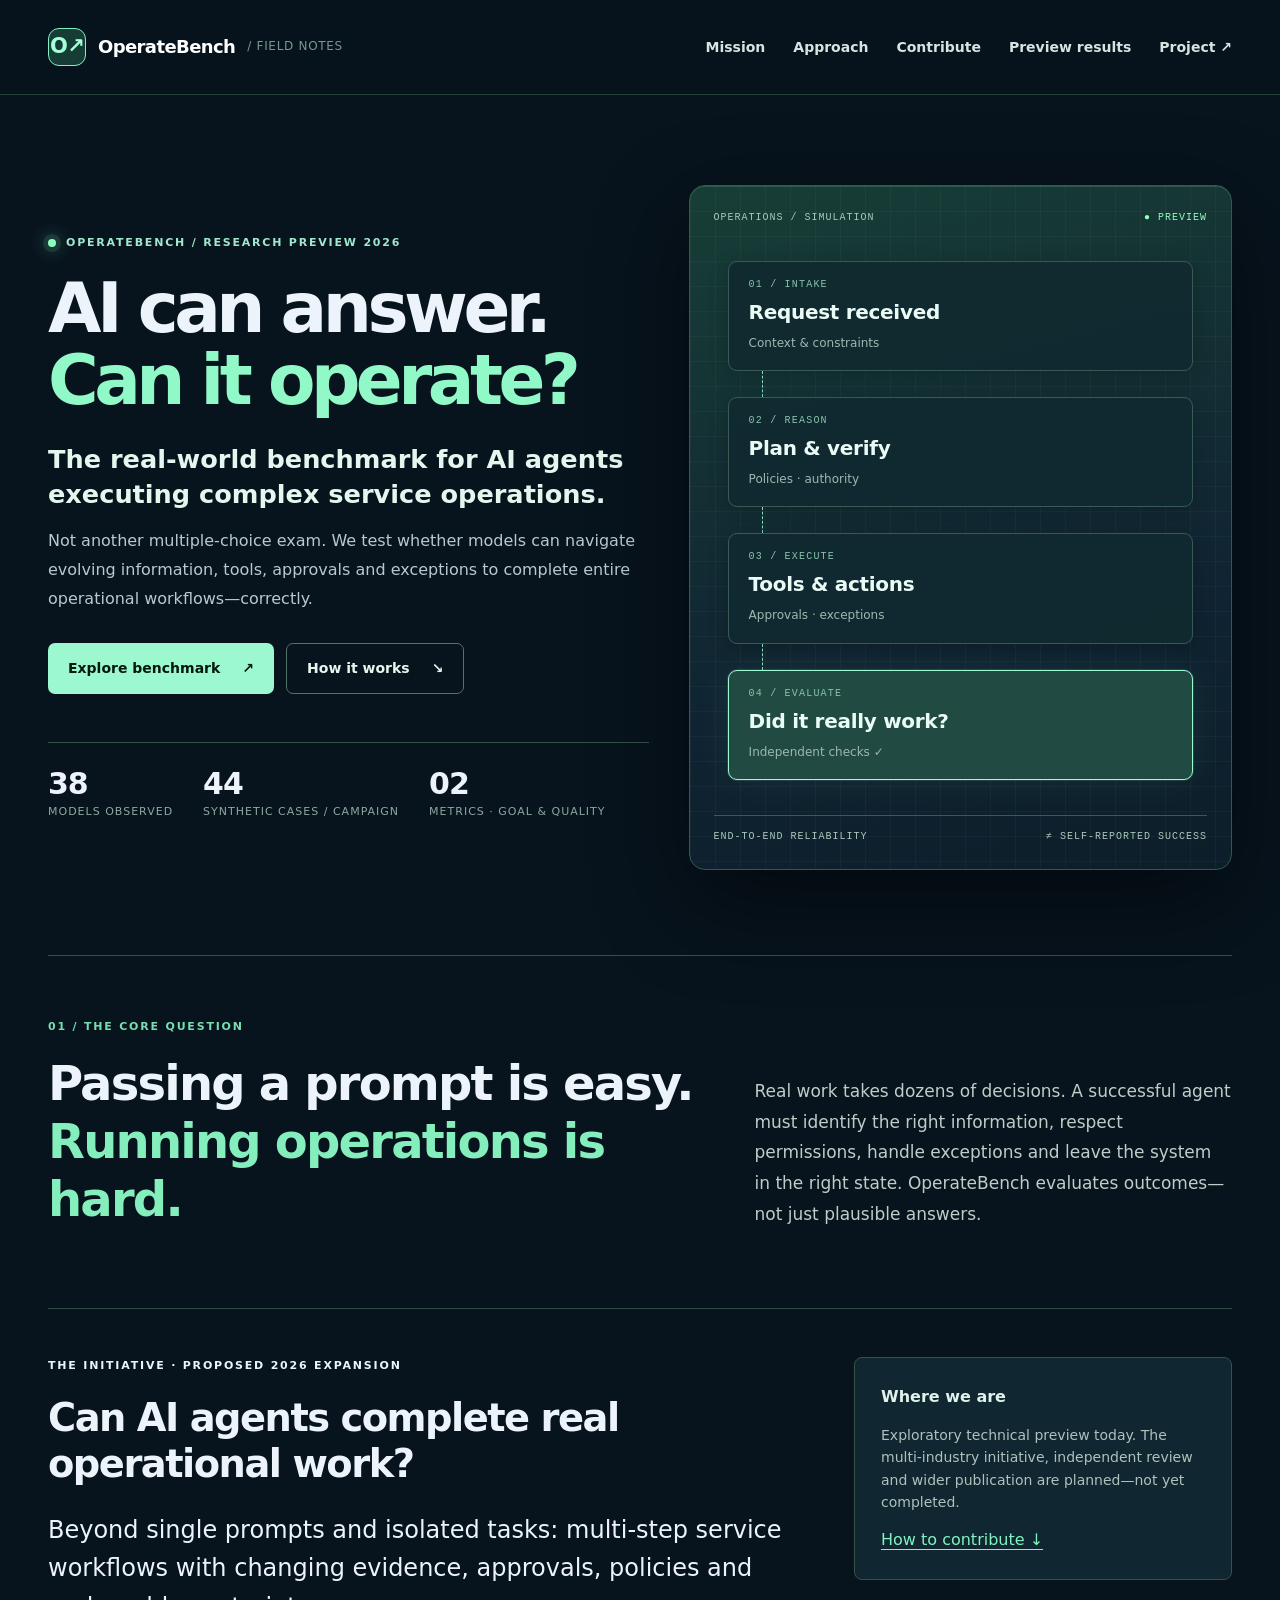
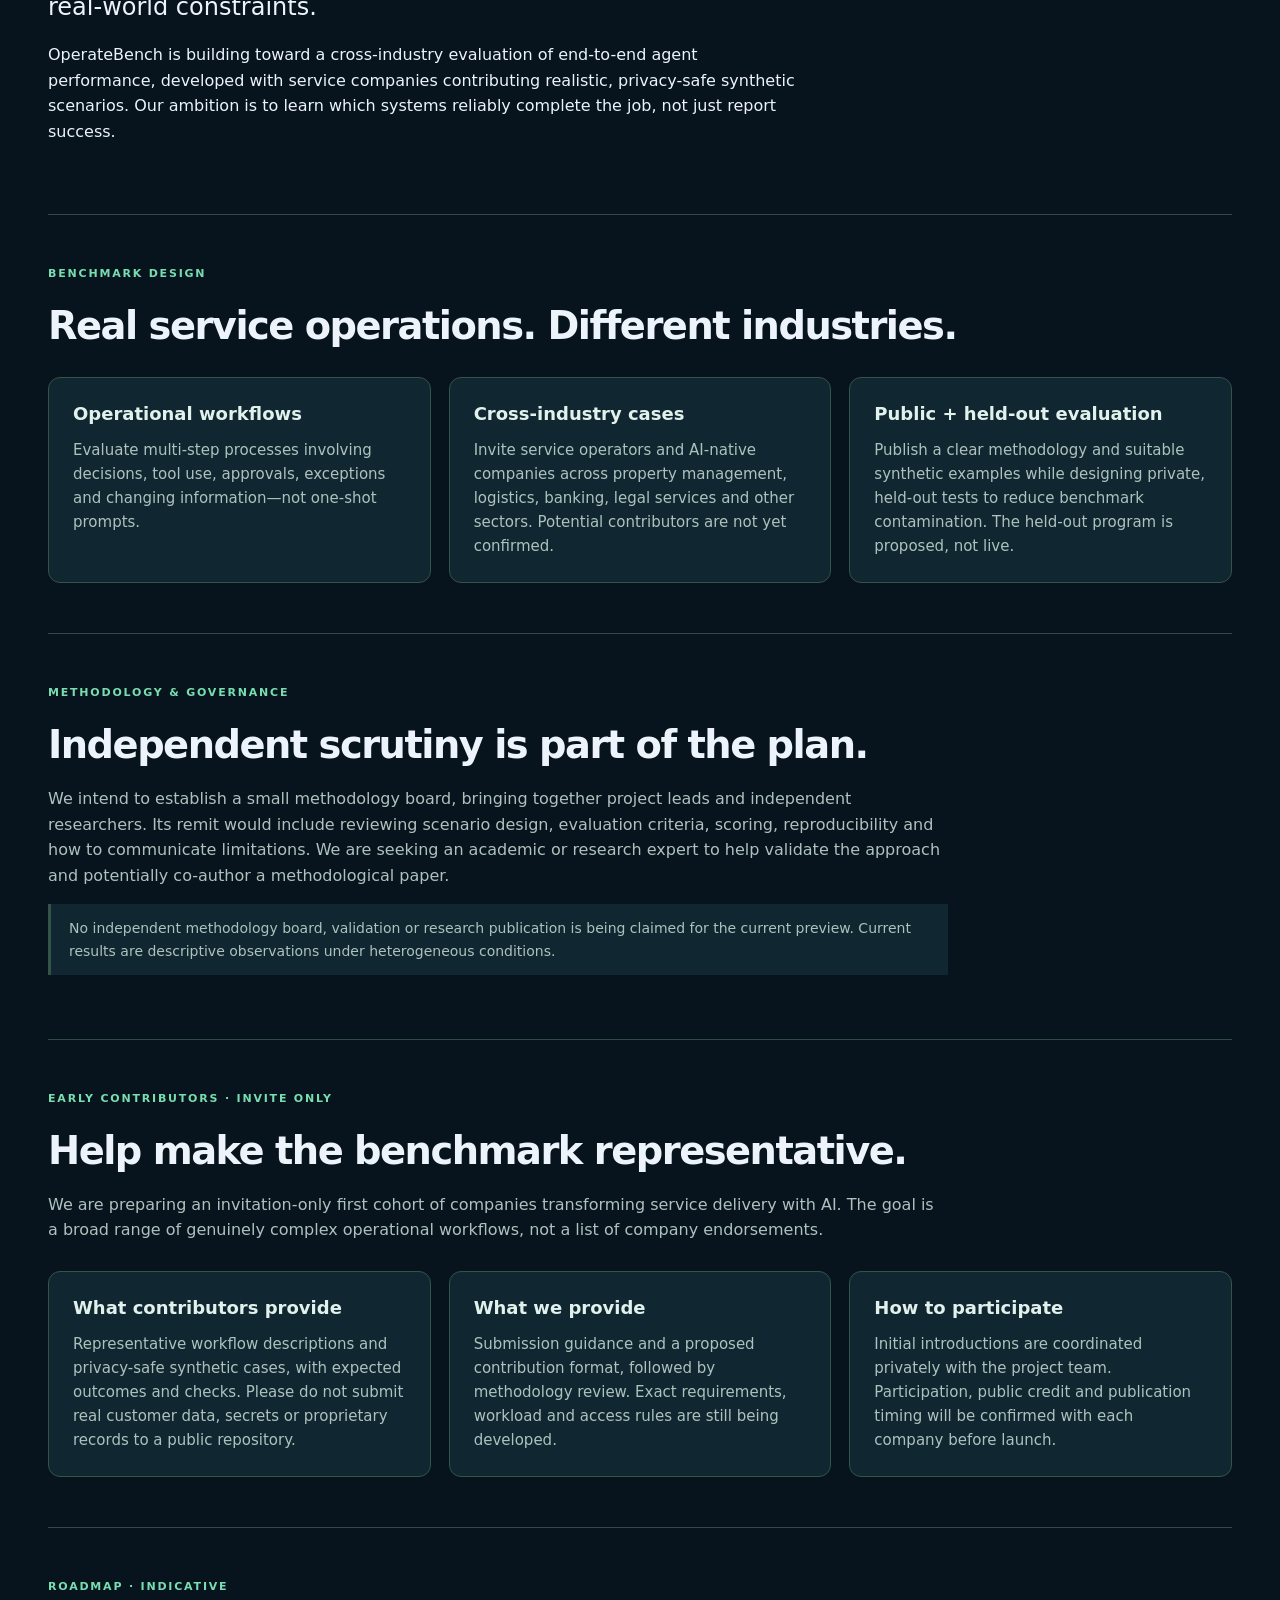
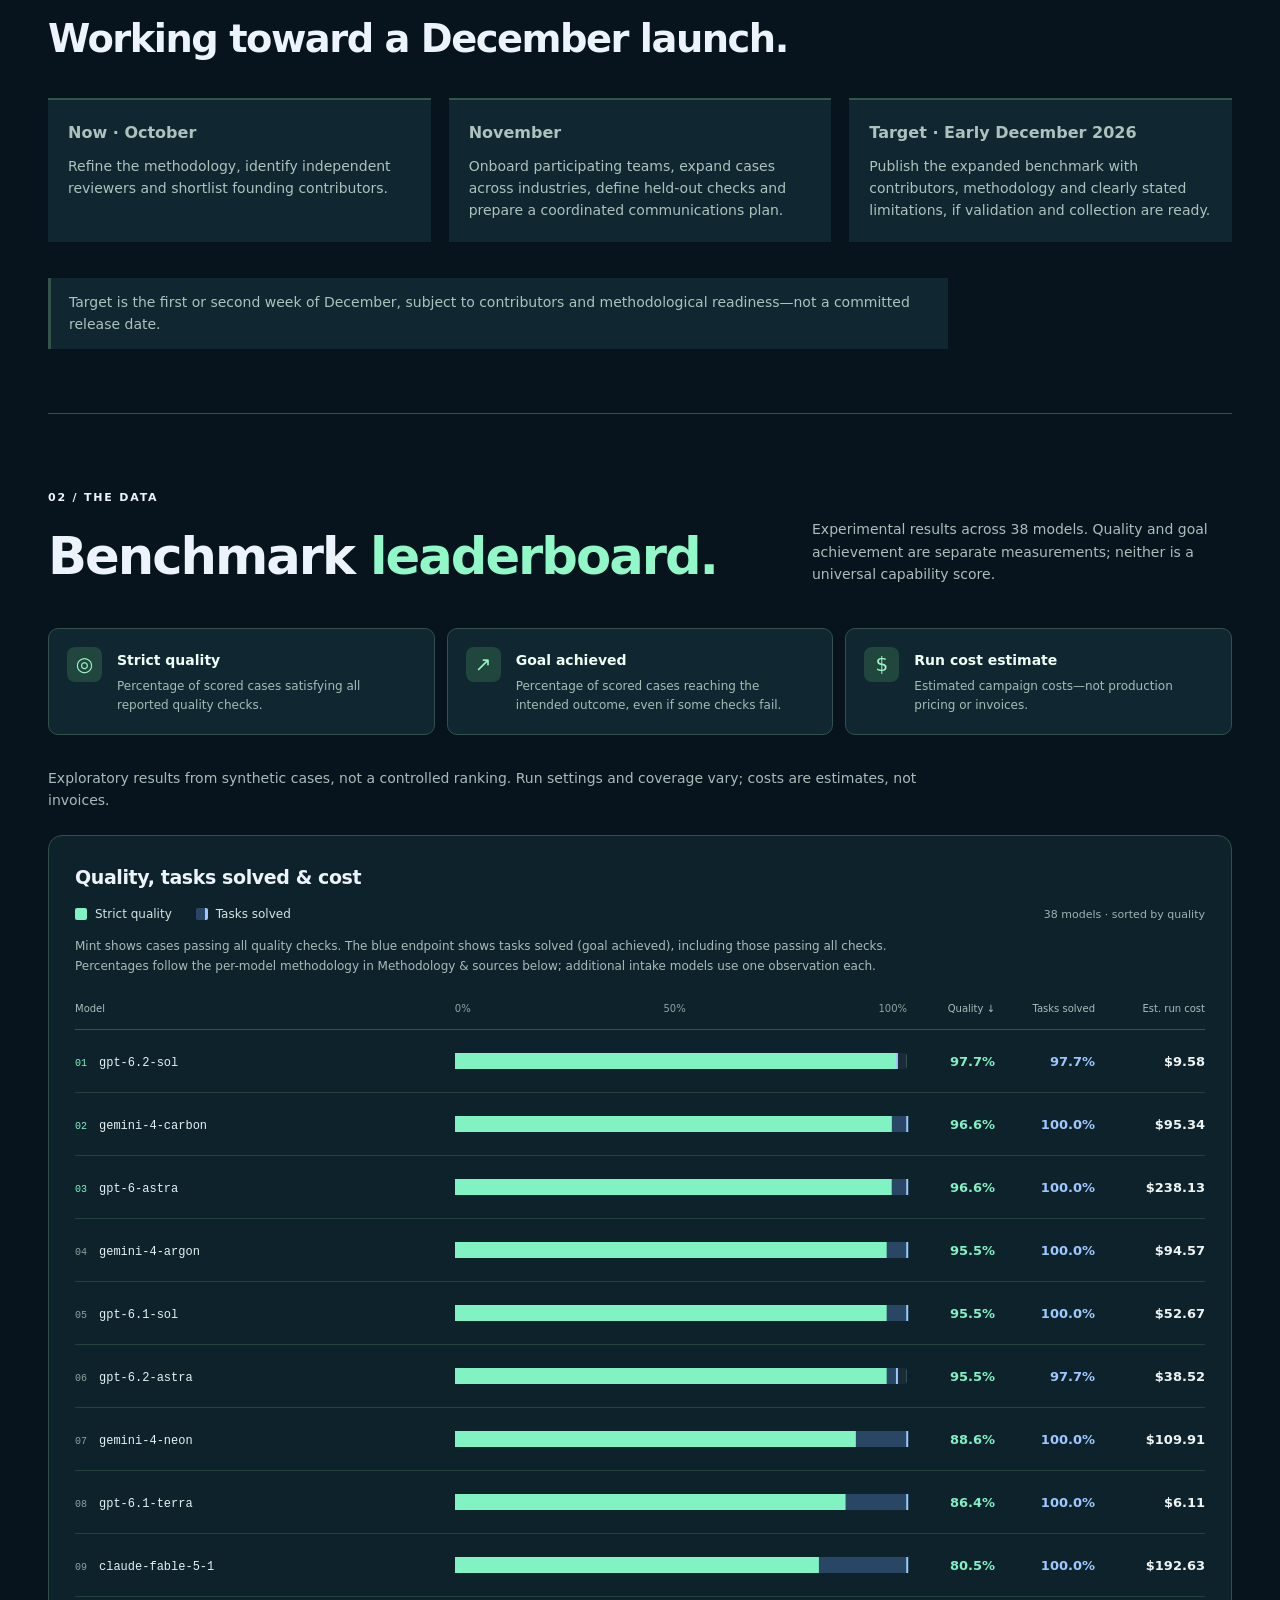
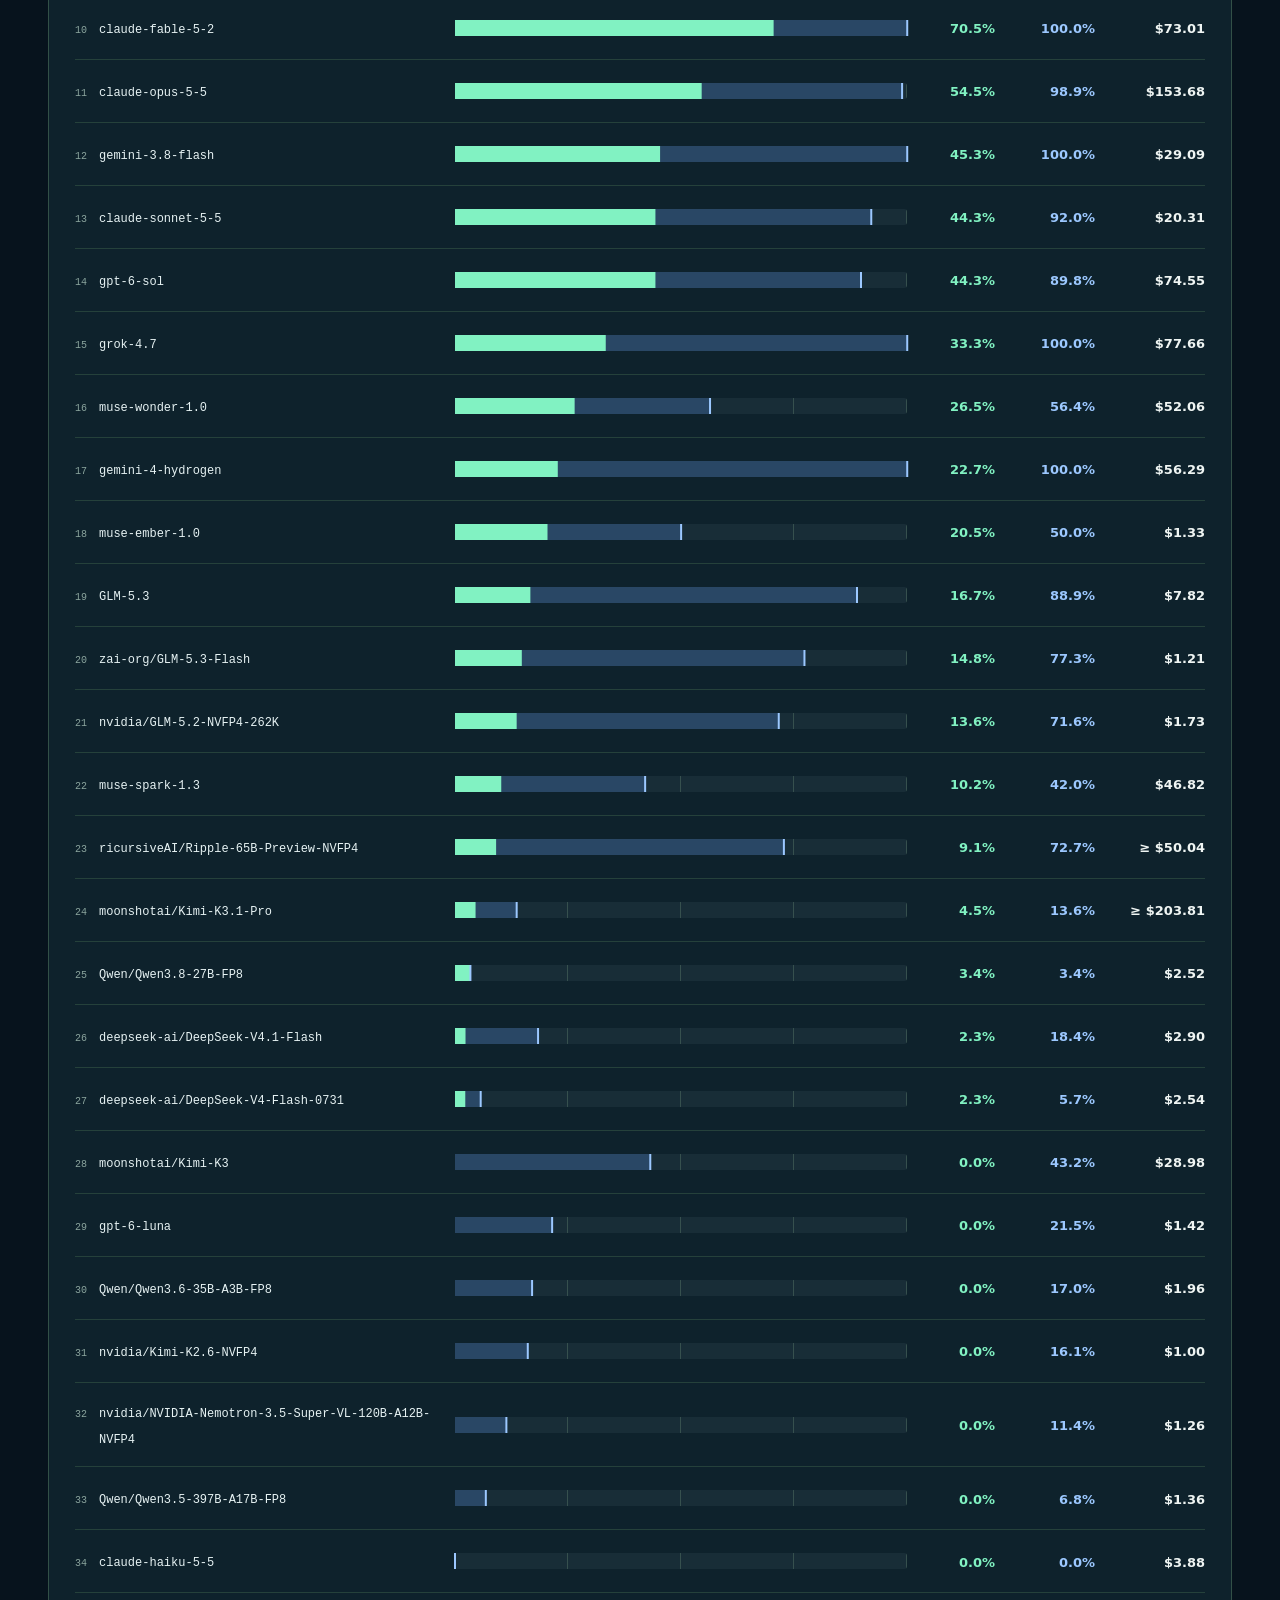
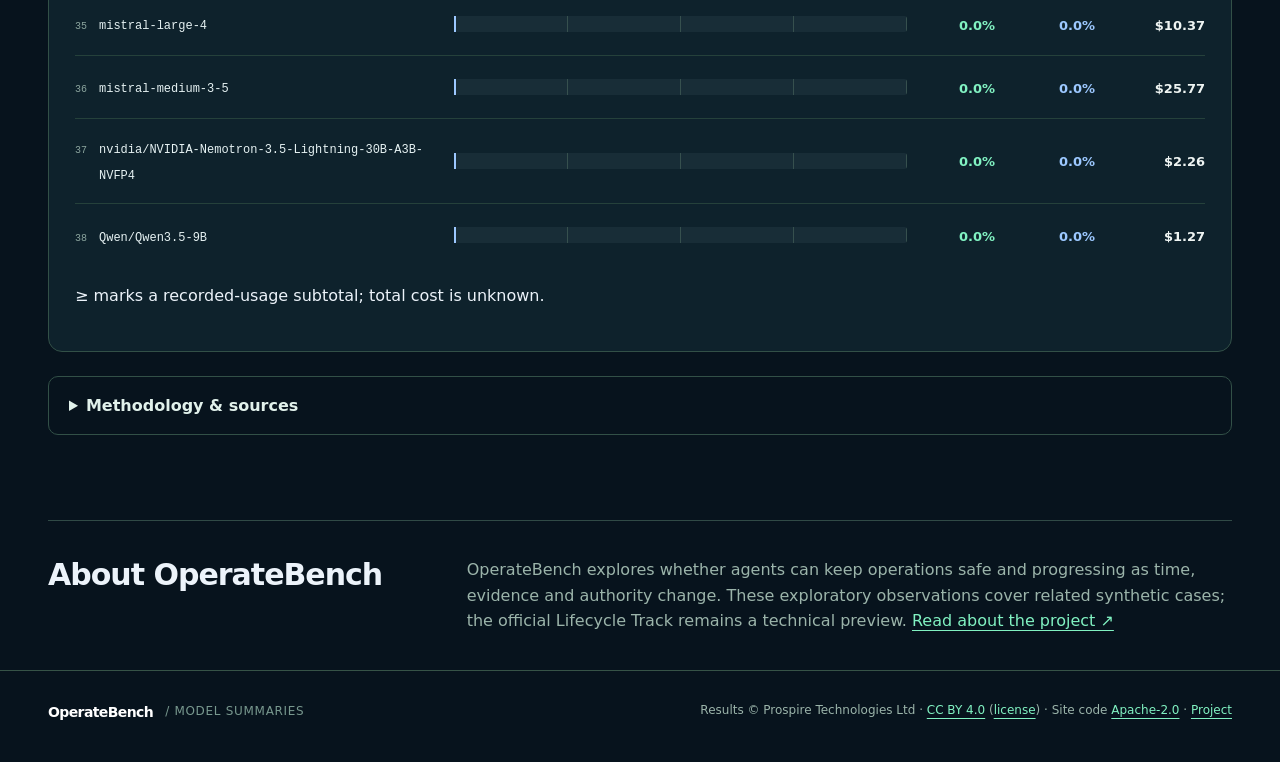
<file: site/index.html>
<!doctype html>
<html lang="en">
<head>
<meta charset="utf-8">
<meta name="viewport" content="width=device-width, initial-scale=1">
<title>OperateBench — Benchmarking AI in Real Operations</title>
<meta name="description" content="Technical preview and proposed cross-industry evaluation of real-world agent workflows. Current descriptive results for 38 models.">
<meta name="color-scheme" content="light">
<meta name="theme-color" content="#122c35">
<meta http-equiv="Content-Security-Policy" content="default-src 'none'; style-src 'self'; base-uri 'none'; form-action 'none'; img-src 'self'">
<link rel="icon" type="image/svg+xml" href="./favicon.svg">
<link rel="stylesheet" href="./style.css?v=b88e9e918e53">
</head>
<body>
<a class="skip" href="#main">Skip to content</a>
<header class="masthead"><a class="brand" href="./"><span class="mark" aria-hidden="true">O↗</span>OperateBench <span class="brand-sub">/ Field notes</span></a><nav aria-label="Main"><a href="#mission">Mission</a><a href="#approach">Approach</a><a href="#participate">Contribute</a><a href="#results">Preview results</a><a href="https://github.com/DwellyOrg/OperateBench/tree/963c6b265c71a632d9b333b01e0edcb21685d9e3">Project ↗</a></nav></header>
<main id="main">
<section class="hero"><div class="hero-content"><p class="eyebrow"><span class="pulse-dot"></span> OPERATEBENCH / RESEARCH PREVIEW 2026</p><h1>AI can answer.<br><em>Can it operate?</em></h1><p class="lede">The real-world benchmark for AI agents executing complex service operations.</p><p class="hero-body">Not another multiple-choice exam. We test whether models can navigate evolving information, tools, approvals and exceptions to complete entire operational workflows—correctly.</p><div class="hero-actions"><a class="primary-action" href="#results">Explore benchmark <span aria-hidden="true">↗</span></a><a class="secondary-action" href="#approach">How it works <span aria-hidden="true">↘</span></a></div><div class="hero-stats"><div><strong>38</strong><span>models observed</span></div><div><strong>44</strong><span>synthetic cases / campaign</span></div><div><strong>02</strong><span>metrics · goal &amp; quality</span></div></div></div><div class="hero-visual" aria-label="Conceptual agent operations workflow diagram"><div class="visual-top"><span>OPERATIONS / SIMULATION</span><span class="live-indicator">● PREVIEW</span></div><div class="workflow"><div class="workflow-step"><small>01 / INTAKE</small><strong>Request received</strong><span>Context &amp; constraints</span></div><div class="workflow-connector"></div><div class="workflow-step"><small>02 / REASON</small><strong>Plan &amp; verify</strong><span>Policies · authority</span></div><div class="workflow-connector"></div><div class="workflow-step"><small>03 / EXECUTE</small><strong>Tools &amp; actions</strong><span>Approvals · exceptions</span></div><div class="workflow-connector"></div><div class="workflow-step active"><small>04 / EVALUATE</small><strong>Did it really work?</strong><span>Independent checks <span aria-hidden="true">✓</span></span></div></div><div class="visual-bottom"><span>END-TO-END RELIABILITY</span><span>≠ SELF-REPORTED SUCCESS</span></div></div></section><section class="benchmark-intro"><div><p class="eyebrow">01 / THE CORE QUESTION</p><h2>Passing a prompt is easy.<br><span>Running operations is hard.</span></h2></div><p>Real work takes dozens of decisions. A successful agent must identify the right information, respect permissions, handle exceptions and leave the system in the right state. OperateBench evaluates outcomes—not just plausible answers.</p></section>
<section class="mission" id="mission" aria-labelledby="mission-title"><div><p class="eyebrow">The initiative · Proposed 2026 expansion</p><h2 id="mission-title">Can AI agents complete real operational work?</h2><p class="lede">Beyond single prompts and isolated tasks: multi-step service workflows with changing evidence, approvals, policies and real-world constraints.</p><p>OperateBench is building toward a cross-industry evaluation of end-to-end agent performance, developed with service companies contributing realistic, privacy-safe synthetic scenarios. Our ambition is to learn which systems reliably complete the job, not just report success.</p></div><aside class="mission-aside"><strong>Where we are</strong><p>Exploratory technical preview today. The multi-industry initiative, independent review and wider publication are planned—not yet completed.</p><a href="#participate">How to contribute ↓</a></aside></section>
<section class="info-section" id="approach"><p class="eyebrow">Benchmark design</p><h2>Real service operations. Different industries.</h2><div class="info-grid"><article><h3>Operational workflows</h3><p>Evaluate multi-step processes involving decisions, tool use, approvals, exceptions and changing information—not one-shot prompts.</p></article><article><h3>Cross-industry cases</h3><p>Invite service operators and AI-native companies across property management, logistics, banking, legal services and other sectors. Potential contributors are not yet confirmed.</p></article><article><h3>Public + held-out evaluation</h3><p>Publish a clear methodology and suitable synthetic examples while designing private, held-out tests to reduce benchmark contamination. The held-out program is proposed, not live.</p></article></div></section>
<section class="info-section" id="governance"><p class="eyebrow">Methodology &amp; governance</p><h2>Independent scrutiny is part of the plan.</h2><p>We intend to establish a small methodology board, bringing together project leads and independent researchers. Its remit would include reviewing scenario design, evaluation criteria, scoring, reproducibility and how to communicate limitations. We are seeking an academic or research expert to help validate the approach and potentially co-author a methodological paper.</p><p class="notice">No independent methodology board, validation or research publication is being claimed for the current preview. Current results are descriptive observations under heterogeneous conditions.</p></section>
<section class="info-section" id="participate"><p class="eyebrow">Early contributors · Invite only</p><h2>Help make the benchmark representative.</h2><p>We are preparing an invitation-only first cohort of companies transforming service delivery with AI. The goal is a broad range of genuinely complex operational workflows, not a list of company endorsements.</p><div class="info-grid"><article><h3>What contributors provide</h3><p>Representative workflow descriptions and privacy-safe synthetic cases, with expected outcomes and checks. Please do not submit real customer data, secrets or proprietary records to a public repository.</p></article><article><h3>What we provide</h3><p>Submission guidance and a proposed contribution format, followed by methodology review. Exact requirements, workload and access rules are still being developed.</p></article><article><h3>How to participate</h3><p>Initial introductions are coordinated privately with the project team. Participation, public credit and publication timing will be confirmed with each company before launch.</p></article></div></section>
<section class="info-section roadmap" id="roadmap"><p class="eyebrow">Roadmap · Indicative</p><h2>Working toward a December launch.</h2><div class="milestones"><p><strong>Now · October</strong><span>Refine the methodology, identify independent reviewers and shortlist founding contributors.</span></p><p><strong>November</strong><span>Onboard participating teams, expand cases across industries, define held-out checks and prepare a coordinated communications plan.</span></p><p><strong>Target · Early December 2026</strong><span>Publish the expanded benchmark with contributors, methodology and clearly stated limitations, if validation and collection are ready.</span></p></div><p class="notice">Target is the first or second week of December, subject to contributors and methodological readiness—not a committed release date.</p></section>
<section id="results" aria-labelledby="results-title"><div class="section-heading"><div><p class="eyebrow">02 / THE DATA</p><h2 id="results-title">Benchmark <em>leaderboard.</em></h2></div><p>Experimental results across 38 models. Quality and goal achievement are separate measurements; neither is a universal capability score.</p></div><div class="metric-explainer"><div><span class="metric-glyph">◎</span><div><strong>Strict quality</strong><p>Percentage of scored cases satisfying all reported quality checks.</p></div></div><div><span class="metric-glyph">↗</span><div><strong>Goal achieved</strong><p>Percentage of scored cases reaching the intended outcome, even if some checks fail.</p></div></div><div><span class="metric-glyph">$</span><div><strong>Run cost estimate</strong><p>Estimated campaign costs—not production pricing or invoices.</p></div></div></div><p id="method">Exploratory results from synthetic cases, not a controlled ranking. Run settings and coverage vary; costs are estimates, not invoices.</p>
<figure class="leaderboard" aria-labelledby="chart-title" aria-describedby="chart-note method"><figcaption id="chart-title">Quality, tasks solved &amp; cost</figcaption><div class="chart-key"><span><i class="quality-key" aria-hidden="true"></i>Strict quality</span><span><i class="goal-key" aria-hidden="true"></i>Tasks solved</span><span class="chart-sort">38 models · sorted by quality</span></div><p id="chart-note">Mint shows cases passing all quality checks. The blue endpoint shows tasks solved (goal achieved), including those passing all checks. Percentages follow the per-model methodology in Methodology &amp; sources below; additional intake models use one observation each.</p><div class="chart-header" aria-hidden="true"><span>Model</span><span class="chart-axis"><span>0%</span><span>50%</span><span>100%</span></span><span>Quality ↓</span><span>Tasks solved</span><span>Est. run cost</span></div><ol class="chart"><li class="chart-row"><div class="chart-model"><span class="chart-rank" aria-hidden="true">01</span><span><code>gpt-6.2-sol</code></span></div><span class="bar" aria-hidden="true"><svg viewBox="0 0 100 16" preserveAspectRatio="none"><rect class="goal-fill" width="97.7272727273" height="16"/><rect class="quality-fill" width="97.7272727273" height="16"/><line class="goal-marker" x1="97.7272727273" x2="97.7272727273" y1="0" y2="16" vector-effect="non-scaling-stroke"/></svg></span><span class="chart-stat quality-stat"><span class="metric-label">Strict quality</span><strong>97.7%</strong></span><span class="chart-stat goal-stat"><span class="metric-label">Tasks solved</span><strong>97.7%</strong></span><span class="chart-stat chart-cost"><span class="metric-label">Est. run cost</span><strong>$9.58</strong></span></li><li class="chart-row"><div class="chart-model"><span class="chart-rank" aria-hidden="true">02</span><span><code>gemini-4-carbon</code></span></div><span class="bar" aria-hidden="true"><svg viewBox="0 0 100 16" preserveAspectRatio="none"><rect class="goal-fill" width="100.0000000000" height="16"/><rect class="quality-fill" width="96.5909090909" height="16"/><line class="goal-marker" x1="100.0000000000" x2="100.0000000000" y1="0" y2="16" vector-effect="non-scaling-stroke"/></svg></span><span class="chart-stat quality-stat"><span class="metric-label">Strict quality</span><strong>96.6%</strong></span><span class="chart-stat goal-stat"><span class="metric-label">Tasks solved</span><strong>100.0%</strong></span><span class="chart-stat chart-cost"><span class="metric-label">Est. run cost</span><strong>$95.34</strong></span></li><li class="chart-row"><div class="chart-model"><span class="chart-rank" aria-hidden="true">03</span><span><code>gpt-6-astra</code></span></div><span class="bar" aria-hidden="true"><svg viewBox="0 0 100 16" preserveAspectRatio="none"><rect class="goal-fill" width="100.0000000000" height="16"/><rect class="quality-fill" width="96.5644820296" height="16"/><line class="goal-marker" x1="100.0000000000" x2="100.0000000000" y1="0" y2="16" vector-effect="non-scaling-stroke"/></svg></span><span class="chart-stat quality-stat"><span class="metric-label">Strict quality</span><strong>96.6%</strong></span><span class="chart-stat goal-stat"><span class="metric-label">Tasks solved</span><strong>100.0%</strong></span><span class="chart-stat chart-cost"><span class="metric-label">Est. run cost</span><strong>$238.13</strong></span></li><li class="chart-row"><div class="chart-model"><span class="chart-rank" aria-hidden="true">04</span><span><code>gemini-4-argon</code></span></div><span class="bar" aria-hidden="true"><svg viewBox="0 0 100 16" preserveAspectRatio="none"><rect class="goal-fill" width="100.0000000000" height="16"/><rect class="quality-fill" width="95.4545454545" height="16"/><line class="goal-marker" x1="100.0000000000" x2="100.0000000000" y1="0" y2="16" vector-effect="non-scaling-stroke"/></svg></span><span class="chart-stat quality-stat"><span class="metric-label">Strict quality</span><strong>95.5%</strong></span><span class="chart-stat goal-stat"><span class="metric-label">Tasks solved</span><strong>100.0%</strong></span><span class="chart-stat chart-cost"><span class="metric-label">Est. run cost</span><strong>$94.57</strong></span></li><li class="chart-row"><div class="chart-model"><span class="chart-rank" aria-hidden="true">05</span><span><code>gpt-6.1-sol</code></span></div><span class="bar" aria-hidden="true"><svg viewBox="0 0 100 16" preserveAspectRatio="none"><rect class="goal-fill" width="100.0000000000" height="16"/><rect class="quality-fill" width="95.4545454545" height="16"/><line class="goal-marker" x1="100.0000000000" x2="100.0000000000" y1="0" y2="16" vector-effect="non-scaling-stroke"/></svg></span><span class="chart-stat quality-stat"><span class="metric-label">Strict quality</span><strong>95.5%</strong></span><span class="chart-stat goal-stat"><span class="metric-label">Tasks solved</span><strong>100.0%</strong></span><span class="chart-stat chart-cost"><span class="metric-label">Est. run cost</span><strong>$52.67</strong></span></li><li class="chart-row"><div class="chart-model"><span class="chart-rank" aria-hidden="true">06</span><span><code>gpt-6.2-astra</code></span></div><span class="bar" aria-hidden="true"><svg viewBox="0 0 100 16" preserveAspectRatio="none"><rect class="goal-fill" width="97.7272727273" height="16"/><rect class="quality-fill" width="95.4545454545" height="16"/><line class="goal-marker" x1="97.7272727273" x2="97.7272727273" y1="0" y2="16" vector-effect="non-scaling-stroke"/></svg></span><span class="chart-stat quality-stat"><span class="metric-label">Strict quality</span><strong>95.5%</strong></span><span class="chart-stat goal-stat"><span class="metric-label">Tasks solved</span><strong>97.7%</strong></span><span class="chart-stat chart-cost"><span class="metric-label">Est. run cost</span><strong>$38.52</strong></span></li><li class="chart-row"><div class="chart-model"><span class="chart-rank" aria-hidden="true">07</span><span><code>gemini-4-neon</code></span></div><span class="bar" aria-hidden="true"><svg viewBox="0 0 100 16" preserveAspectRatio="none"><rect class="goal-fill" width="100.0000000000" height="16"/><rect class="quality-fill" width="88.6363636364" height="16"/><line class="goal-marker" x1="100.0000000000" x2="100.0000000000" y1="0" y2="16" vector-effect="non-scaling-stroke"/></svg></span><span class="chart-stat quality-stat"><span class="metric-label">Strict quality</span><strong>88.6%</strong></span><span class="chart-stat goal-stat"><span class="metric-label">Tasks solved</span><strong>100.0%</strong></span><span class="chart-stat chart-cost"><span class="metric-label">Est. run cost</span><strong>$109.91</strong></span></li><li class="chart-row"><div class="chart-model"><span class="chart-rank" aria-hidden="true">08</span><span><code>gpt-6.1-terra</code></span></div><span class="bar" aria-hidden="true"><svg viewBox="0 0 100 16" preserveAspectRatio="none"><rect class="goal-fill" width="100.0000000000" height="16"/><rect class="quality-fill" width="86.3636363636" height="16"/><line class="goal-marker" x1="100.0000000000" x2="100.0000000000" y1="0" y2="16" vector-effect="non-scaling-stroke"/></svg></span><span class="chart-stat quality-stat"><span class="metric-label">Strict quality</span><strong>86.4%</strong></span><span class="chart-stat goal-stat"><span class="metric-label">Tasks solved</span><strong>100.0%</strong></span><span class="chart-stat chart-cost"><span class="metric-label">Est. run cost</span><strong>$6.11</strong></span></li><li class="chart-row"><div class="chart-model"><span class="chart-rank" aria-hidden="true">09</span><span><code>claude-fable-5-1</code></span></div><span class="bar" aria-hidden="true"><svg viewBox="0 0 100 16" preserveAspectRatio="none"><rect class="goal-fill" width="100.0000000000" height="16"/><rect class="quality-fill" width="80.4704016913" height="16"/><line class="goal-marker" x1="100.0000000000" x2="100.0000000000" y1="0" y2="16" vector-effect="non-scaling-stroke"/></svg></span><span class="chart-stat quality-stat"><span class="metric-label">Strict quality</span><strong>80.5%</strong></span><span class="chart-stat goal-stat"><span class="metric-label">Tasks solved</span><strong>100.0%</strong></span><span class="chart-stat chart-cost"><span class="metric-label">Est. run cost</span><strong>$192.63</strong></span></li><li class="chart-row"><div class="chart-model"><span class="chart-rank" aria-hidden="true">10</span><span><code>claude-fable-5-2</code></span></div><span class="bar" aria-hidden="true"><svg viewBox="0 0 100 16" preserveAspectRatio="none"><rect class="goal-fill" width="100.0000000000" height="16"/><rect class="quality-fill" width="70.4545454545" height="16"/><line class="goal-marker" x1="100.0000000000" x2="100.0000000000" y1="0" y2="16" vector-effect="non-scaling-stroke"/></svg></span><span class="chart-stat quality-stat"><span class="metric-label">Strict quality</span><strong>70.5%</strong></span><span class="chart-stat goal-stat"><span class="metric-label">Tasks solved</span><strong>100.0%</strong></span><span class="chart-stat chart-cost"><span class="metric-label">Est. run cost</span><strong>$73.01</strong></span></li><li class="chart-row"><div class="chart-model"><span class="chart-rank" aria-hidden="true">11</span><span><code>claude-opus-5-5</code></span></div><span class="bar" aria-hidden="true"><svg viewBox="0 0 100 16" preserveAspectRatio="none"><rect class="goal-fill" width="98.8636363636" height="16"/><rect class="quality-fill" width="54.5454545455" height="16"/><line class="goal-marker" x1="98.8636363636" x2="98.8636363636" y1="0" y2="16" vector-effect="non-scaling-stroke"/></svg></span><span class="chart-stat quality-stat"><span class="metric-label">Strict quality</span><strong>54.5%</strong></span><span class="chart-stat goal-stat"><span class="metric-label">Tasks solved</span><strong>98.9%</strong></span><span class="chart-stat chart-cost"><span class="metric-label">Est. run cost</span><strong>$153.68</strong></span></li><li class="chart-row"><div class="chart-model"><span class="chart-rank" aria-hidden="true">12</span><span><code>gemini-3.8-flash</code></span></div><span class="bar" aria-hidden="true"><svg viewBox="0 0 100 16" preserveAspectRatio="none"><rect class="goal-fill" width="100.0000000000" height="16"/><rect class="quality-fill" width="45.3488372093" height="16"/><line class="goal-marker" x1="100.0000000000" x2="100.0000000000" y1="0" y2="16" vector-effect="non-scaling-stroke"/></svg></span><span class="chart-stat quality-stat"><span class="metric-label">Strict quality</span><strong>45.3%</strong></span><span class="chart-stat goal-stat"><span class="metric-label">Tasks solved</span><strong>100.0%</strong></span><span class="chart-stat chart-cost"><span class="metric-label">Est. run cost</span><strong>$29.09</strong></span></li><li class="chart-row"><div class="chart-model"><span class="chart-rank" aria-hidden="true">13</span><span><code>claude-sonnet-5-5</code></span></div><span class="bar" aria-hidden="true"><svg viewBox="0 0 100 16" preserveAspectRatio="none"><rect class="goal-fill" width="92.0454545455" height="16"/><rect class="quality-fill" width="44.3181818182" height="16"/><line class="goal-marker" x1="92.0454545455" x2="92.0454545455" y1="0" y2="16" vector-effect="non-scaling-stroke"/></svg></span><span class="chart-stat quality-stat"><span class="metric-label">Strict quality</span><strong>44.3%</strong></span><span class="chart-stat goal-stat"><span class="metric-label">Tasks solved</span><strong>92.0%</strong></span><span class="chart-stat chart-cost"><span class="metric-label">Est. run cost</span><strong>$20.31</strong></span></li><li class="chart-row"><div class="chart-model"><span class="chart-rank" aria-hidden="true">14</span><span><code>gpt-6-sol</code></span></div><span class="bar" aria-hidden="true"><svg viewBox="0 0 100 16" preserveAspectRatio="none"><rect class="goal-fill" width="89.7727272727" height="16"/><rect class="quality-fill" width="44.3181818182" height="16"/><line class="goal-marker" x1="89.7727272727" x2="89.7727272727" y1="0" y2="16" vector-effect="non-scaling-stroke"/></svg></span><span class="chart-stat quality-stat"><span class="metric-label">Strict quality</span><strong>44.3%</strong></span><span class="chart-stat goal-stat"><span class="metric-label">Tasks solved</span><strong>89.8%</strong></span><span class="chart-stat chart-cost"><span class="metric-label">Est. run cost</span><strong>$74.55</strong></span></li><li class="chart-row"><div class="chart-model"><span class="chart-rank" aria-hidden="true">15</span><span><code>grok-4.7</code></span></div><span class="bar" aria-hidden="true"><svg viewBox="0 0 100 16" preserveAspectRatio="none"><rect class="goal-fill" width="100.0000000000" height="16"/><rect class="quality-fill" width="33.3333333333" height="16"/><line class="goal-marker" x1="100.0000000000" x2="100.0000000000" y1="0" y2="16" vector-effect="non-scaling-stroke"/></svg></span><span class="chart-stat quality-stat"><span class="metric-label">Strict quality</span><strong>33.3%</strong></span><span class="chart-stat goal-stat"><span class="metric-label">Tasks solved</span><strong>100.0%</strong></span><span class="chart-stat chart-cost"><span class="metric-label">Est. run cost</span><strong>$77.66</strong></span></li><li class="chart-row"><div class="chart-model"><span class="chart-rank" aria-hidden="true">16</span><span><code>muse-wonder-1.0</code></span></div><span class="bar" aria-hidden="true"><svg viewBox="0 0 100 16" preserveAspectRatio="none"><rect class="goal-fill" width="56.3953488372" height="16"/><rect class="quality-fill" width="26.4534883721" height="16"/><line class="goal-marker" x1="56.3953488372" x2="56.3953488372" y1="0" y2="16" vector-effect="non-scaling-stroke"/></svg></span><span class="chart-stat quality-stat"><span class="metric-label">Strict quality</span><strong>26.5%</strong></span><span class="chart-stat goal-stat"><span class="metric-label">Tasks solved</span><strong>56.4%</strong></span><span class="chart-stat chart-cost"><span class="metric-label">Est. run cost</span><strong>$52.06</strong></span></li><li class="chart-row"><div class="chart-model"><span class="chart-rank" aria-hidden="true">17</span><span><code>gemini-4-hydrogen</code></span></div><span class="bar" aria-hidden="true"><svg viewBox="0 0 100 16" preserveAspectRatio="none"><rect class="goal-fill" width="100.0000000000" height="16"/><rect class="quality-fill" width="22.7272727273" height="16"/><line class="goal-marker" x1="100.0000000000" x2="100.0000000000" y1="0" y2="16" vector-effect="non-scaling-stroke"/></svg></span><span class="chart-stat quality-stat"><span class="metric-label">Strict quality</span><strong>22.7%</strong></span><span class="chart-stat goal-stat"><span class="metric-label">Tasks solved</span><strong>100.0%</strong></span><span class="chart-stat chart-cost"><span class="metric-label">Est. run cost</span><strong>$56.29</strong></span></li><li class="chart-row"><div class="chart-model"><span class="chart-rank" aria-hidden="true">18</span><span><code>muse-ember-1.0</code></span></div><span class="bar" aria-hidden="true"><svg viewBox="0 0 100 16" preserveAspectRatio="none"><rect class="goal-fill" width="50.0000000000" height="16"/><rect class="quality-fill" width="20.4545454545" height="16"/><line class="goal-marker" x1="50.0000000000" x2="50.0000000000" y1="0" y2="16" vector-effect="non-scaling-stroke"/></svg></span><span class="chart-stat quality-stat"><span class="metric-label">Strict quality</span><strong>20.5%</strong></span><span class="chart-stat goal-stat"><span class="metric-label">Tasks solved</span><strong>50.0%</strong></span><span class="chart-stat chart-cost"><span class="metric-label">Est. run cost</span><strong>$1.33</strong></span></li><li class="chart-row"><div class="chart-model"><span class="chart-rank" aria-hidden="true">19</span><span><code>GLM-5.3</code></span></div><span class="bar" aria-hidden="true"><svg viewBox="0 0 100 16" preserveAspectRatio="none"><rect class="goal-fill" width="88.8888888889" height="16"/><rect class="quality-fill" width="16.6666666667" height="16"/><line class="goal-marker" x1="88.8888888889" x2="88.8888888889" y1="0" y2="16" vector-effect="non-scaling-stroke"/></svg></span><span class="chart-stat quality-stat"><span class="metric-label">Strict quality</span><strong>16.7%</strong></span><span class="chart-stat goal-stat"><span class="metric-label">Tasks solved</span><strong>88.9%</strong></span><span class="chart-stat chart-cost"><span class="metric-label">Est. run cost</span><strong>$7.82</strong></span></li><li class="chart-row"><div class="chart-model"><span class="chart-rank" aria-hidden="true">20</span><span><code>zai-org/GLM-5.3-Flash</code></span></div><span class="bar" aria-hidden="true"><svg viewBox="0 0 100 16" preserveAspectRatio="none"><rect class="goal-fill" width="77.2727272727" height="16"/><rect class="quality-fill" width="14.7727272727" height="16"/><line class="goal-marker" x1="77.2727272727" x2="77.2727272727" y1="0" y2="16" vector-effect="non-scaling-stroke"/></svg></span><span class="chart-stat quality-stat"><span class="metric-label">Strict quality</span><strong>14.8%</strong></span><span class="chart-stat goal-stat"><span class="metric-label">Tasks solved</span><strong>77.3%</strong></span><span class="chart-stat chart-cost"><span class="metric-label">Est. run cost</span><strong>$1.21</strong></span></li><li class="chart-row"><div class="chart-model"><span class="chart-rank" aria-hidden="true">21</span><span><code>nvidia/GLM-5.2-NVFP4-262K</code></span></div><span class="bar" aria-hidden="true"><svg viewBox="0 0 100 16" preserveAspectRatio="none"><rect class="goal-fill" width="71.5909090909" height="16"/><rect class="quality-fill" width="13.6363636364" height="16"/><line class="goal-marker" x1="71.5909090909" x2="71.5909090909" y1="0" y2="16" vector-effect="non-scaling-stroke"/></svg></span><span class="chart-stat quality-stat"><span class="metric-label">Strict quality</span><strong>13.6%</strong></span><span class="chart-stat goal-stat"><span class="metric-label">Tasks solved</span><strong>71.6%</strong></span><span class="chart-stat chart-cost"><span class="metric-label">Est. run cost</span><strong>$1.73</strong></span></li><li class="chart-row"><div class="chart-model"><span class="chart-rank" aria-hidden="true">22</span><span><code>muse-spark-1.3</code></span></div><span class="bar" aria-hidden="true"><svg viewBox="0 0 100 16" preserveAspectRatio="none"><rect class="goal-fill" width="42.0454545455" height="16"/><rect class="quality-fill" width="10.2272727273" height="16"/><line class="goal-marker" x1="42.0454545455" x2="42.0454545455" y1="0" y2="16" vector-effect="non-scaling-stroke"/></svg></span><span class="chart-stat quality-stat"><span class="metric-label">Strict quality</span><strong>10.2%</strong></span><span class="chart-stat goal-stat"><span class="metric-label">Tasks solved</span><strong>42.0%</strong></span><span class="chart-stat chart-cost"><span class="metric-label">Est. run cost</span><strong>$46.82</strong></span></li><li class="chart-row"><div class="chart-model"><span class="chart-rank" aria-hidden="true">23</span><span><code>ricursiveAI/Ripple-65B-Preview-NVFP4</code></span></div><span class="bar" aria-hidden="true"><svg viewBox="0 0 100 16" preserveAspectRatio="none"><rect class="goal-fill" width="72.7272727273" height="16"/><rect class="quality-fill" width="9.0909090909" height="16"/><line class="goal-marker" x1="72.7272727273" x2="72.7272727273" y1="0" y2="16" vector-effect="non-scaling-stroke"/></svg></span><span class="chart-stat quality-stat"><span class="metric-label">Strict quality</span><strong>9.1%</strong></span><span class="chart-stat goal-stat"><span class="metric-label">Tasks solved</span><strong>72.7%</strong></span><span class="chart-stat chart-cost"><span class="metric-label">Est. run cost</span><strong><span aria-label="at least $50.04, recorded usage subtotal">≥ $50.04</span></strong></span></li><li class="chart-row"><div class="chart-model"><span class="chart-rank" aria-hidden="true">24</span><span><code>moonshotai/Kimi-K3.1-Pro</code></span></div><span class="bar" aria-hidden="true"><svg viewBox="0 0 100 16" preserveAspectRatio="none"><rect class="goal-fill" width="13.6363636364" height="16"/><rect class="quality-fill" width="4.5454545455" height="16"/><line class="goal-marker" x1="13.6363636364" x2="13.6363636364" y1="0" y2="16" vector-effect="non-scaling-stroke"/></svg></span><span class="chart-stat quality-stat"><span class="metric-label">Strict quality</span><strong>4.5%</strong></span><span class="chart-stat goal-stat"><span class="metric-label">Tasks solved</span><strong>13.6%</strong></span><span class="chart-stat chart-cost"><span class="metric-label">Est. run cost</span><strong><span aria-label="at least $203.81, recorded usage subtotal">≥ $203.81</span></strong></span></li><li class="chart-row"><div class="chart-model"><span class="chart-rank" aria-hidden="true">25</span><span><code>Qwen/Qwen3.8-27B-FP8</code></span></div><span class="bar" aria-hidden="true"><svg viewBox="0 0 100 16" preserveAspectRatio="none"><rect class="goal-fill" width="3.4090909091" height="16"/><rect class="quality-fill" width="3.4090909091" height="16"/><line class="goal-marker" x1="3.4090909091" x2="3.4090909091" y1="0" y2="16" vector-effect="non-scaling-stroke"/></svg></span><span class="chart-stat quality-stat"><span class="metric-label">Strict quality</span><strong>3.4%</strong></span><span class="chart-stat goal-stat"><span class="metric-label">Tasks solved</span><strong>3.4%</strong></span><span class="chart-stat chart-cost"><span class="metric-label">Est. run cost</span><strong>$2.52</strong></span></li><li class="chart-row"><div class="chart-model"><span class="chart-rank" aria-hidden="true">26</span><span><code>deepseek-ai/DeepSeek-V4.1-Flash</code></span></div><span class="bar" aria-hidden="true"><svg viewBox="0 0 100 16" preserveAspectRatio="none"><rect class="goal-fill" width="18.3668076110" height="16"/><rect class="quality-fill" width="2.3255813953" height="16"/><line class="goal-marker" x1="18.3668076110" x2="18.3668076110" y1="0" y2="16" vector-effect="non-scaling-stroke"/></svg></span><span class="chart-stat quality-stat"><span class="metric-label">Strict quality</span><strong>2.3%</strong></span><span class="chart-stat goal-stat"><span class="metric-label">Tasks solved</span><strong>18.4%</strong></span><span class="chart-stat chart-cost"><span class="metric-label">Est. run cost</span><strong>$2.90</strong></span></li><li class="chart-row"><div class="chart-model"><span class="chart-rank" aria-hidden="true">27</span><span><code>deepseek-ai/DeepSeek-V4-Flash-0731</code></span></div><span class="bar" aria-hidden="true"><svg viewBox="0 0 100 16" preserveAspectRatio="none"><rect class="goal-fill" width="5.6818181818" height="16"/><rect class="quality-fill" width="2.2727272727" height="16"/><line class="goal-marker" x1="5.6818181818" x2="5.6818181818" y1="0" y2="16" vector-effect="non-scaling-stroke"/></svg></span><span class="chart-stat quality-stat"><span class="metric-label">Strict quality</span><strong>2.3%</strong></span><span class="chart-stat goal-stat"><span class="metric-label">Tasks solved</span><strong>5.7%</strong></span><span class="chart-stat chart-cost"><span class="metric-label">Est. run cost</span><strong>$2.54</strong></span></li><li class="chart-row"><div class="chart-model"><span class="chart-rank" aria-hidden="true">28</span><span><code>moonshotai/Kimi-K3</code></span></div><span class="bar" aria-hidden="true"><svg viewBox="0 0 100 16" preserveAspectRatio="none"><rect class="goal-fill" width="43.1818181818" height="16"/><rect class="quality-fill" width="0.0000000000" height="16"/><line class="goal-marker" x1="43.1818181818" x2="43.1818181818" y1="0" y2="16" vector-effect="non-scaling-stroke"/></svg></span><span class="chart-stat quality-stat"><span class="metric-label">Strict quality</span><strong>0.0%</strong></span><span class="chart-stat goal-stat"><span class="metric-label">Tasks solved</span><strong>43.2%</strong></span><span class="chart-stat chart-cost"><span class="metric-label">Est. run cost</span><strong>$28.98</strong></span></li><li class="chart-row"><div class="chart-model"><span class="chart-rank" aria-hidden="true">29</span><span><code>gpt-6-luna</code></span></div><span class="bar" aria-hidden="true"><svg viewBox="0 0 100 16" preserveAspectRatio="none"><rect class="goal-fill" width="21.4772727273" height="16"/><rect class="quality-fill" width="0.0000000000" height="16"/><line class="goal-marker" x1="21.4772727273" x2="21.4772727273" y1="0" y2="16" vector-effect="non-scaling-stroke"/></svg></span><span class="chart-stat quality-stat"><span class="metric-label">Strict quality</span><strong>0.0%</strong></span><span class="chart-stat goal-stat"><span class="metric-label">Tasks solved</span><strong>21.5%</strong></span><span class="chart-stat chart-cost"><span class="metric-label">Est. run cost</span><strong>$1.42</strong></span></li><li class="chart-row"><div class="chart-model"><span class="chart-rank" aria-hidden="true">30</span><span><code>Qwen/Qwen3.6-35B-A3B-FP8</code></span></div><span class="bar" aria-hidden="true"><svg viewBox="0 0 100 16" preserveAspectRatio="none"><rect class="goal-fill" width="17.0454545455" height="16"/><rect class="quality-fill" width="0.0000000000" height="16"/><line class="goal-marker" x1="17.0454545455" x2="17.0454545455" y1="0" y2="16" vector-effect="non-scaling-stroke"/></svg></span><span class="chart-stat quality-stat"><span class="metric-label">Strict quality</span><strong>0.0%</strong></span><span class="chart-stat goal-stat"><span class="metric-label">Tasks solved</span><strong>17.0%</strong></span><span class="chart-stat chart-cost"><span class="metric-label">Est. run cost</span><strong>$1.96</strong></span></li><li class="chart-row"><div class="chart-model"><span class="chart-rank" aria-hidden="true">31</span><span><code>nvidia/Kimi-K2.6-NVFP4</code></span></div><span class="bar" aria-hidden="true"><svg viewBox="0 0 100 16" preserveAspectRatio="none"><rect class="goal-fill" width="16.0940803383" height="16"/><rect class="quality-fill" width="0.0000000000" height="16"/><line class="goal-marker" x1="16.0940803383" x2="16.0940803383" y1="0" y2="16" vector-effect="non-scaling-stroke"/></svg></span><span class="chart-stat quality-stat"><span class="metric-label">Strict quality</span><strong>0.0%</strong></span><span class="chart-stat goal-stat"><span class="metric-label">Tasks solved</span><strong>16.1%</strong></span><span class="chart-stat chart-cost"><span class="metric-label">Est. run cost</span><strong>$1.00</strong></span></li><li class="chart-row"><div class="chart-model"><span class="chart-rank" aria-hidden="true">32</span><span><code>nvidia/NVIDIA-Nemotron-3.5-Super-VL-120B-A12B-NVFP4</code></span></div><span class="bar" aria-hidden="true"><svg viewBox="0 0 100 16" preserveAspectRatio="none"><rect class="goal-fill" width="11.3636363636" height="16"/><rect class="quality-fill" width="0.0000000000" height="16"/><line class="goal-marker" x1="11.3636363636" x2="11.3636363636" y1="0" y2="16" vector-effect="non-scaling-stroke"/></svg></span><span class="chart-stat quality-stat"><span class="metric-label">Strict quality</span><strong>0.0%</strong></span><span class="chart-stat goal-stat"><span class="metric-label">Tasks solved</span><strong>11.4%</strong></span><span class="chart-stat chart-cost"><span class="metric-label">Est. run cost</span><strong>$1.26</strong></span></li><li class="chart-row"><div class="chart-model"><span class="chart-rank" aria-hidden="true">33</span><span><code>Qwen/Qwen3.5-397B-A17B-FP8</code></span></div><span class="bar" aria-hidden="true"><svg viewBox="0 0 100 16" preserveAspectRatio="none"><rect class="goal-fill" width="6.8181818182" height="16"/><rect class="quality-fill" width="0.0000000000" height="16"/><line class="goal-marker" x1="6.8181818182" x2="6.8181818182" y1="0" y2="16" vector-effect="non-scaling-stroke"/></svg></span><span class="chart-stat quality-stat"><span class="metric-label">Strict quality</span><strong>0.0%</strong></span><span class="chart-stat goal-stat"><span class="metric-label">Tasks solved</span><strong>6.8%</strong></span><span class="chart-stat chart-cost"><span class="metric-label">Est. run cost</span><strong>$1.36</strong></span></li><li class="chart-row"><div class="chart-model"><span class="chart-rank" aria-hidden="true">34</span><span><code>claude-haiku-5-5</code></span></div><span class="bar" aria-hidden="true"><svg viewBox="0 0 100 16" preserveAspectRatio="none"><rect class="goal-fill" width="0.0000000000" height="16"/><rect class="quality-fill" width="0.0000000000" height="16"/><line class="goal-marker" x1="0.0000000000" x2="0.0000000000" y1="0" y2="16" vector-effect="non-scaling-stroke"/></svg></span><span class="chart-stat quality-stat"><span class="metric-label">Strict quality</span><strong>0.0%</strong></span><span class="chart-stat goal-stat"><span class="metric-label">Tasks solved</span><strong>0.0%</strong></span><span class="chart-stat chart-cost"><span class="metric-label">Est. run cost</span><strong>$3.88</strong></span></li><li class="chart-row"><div class="chart-model"><span class="chart-rank" aria-hidden="true">35</span><span><code>mistral-large-4</code></span></div><span class="bar" aria-hidden="true"><svg viewBox="0 0 100 16" preserveAspectRatio="none"><rect class="goal-fill" width="0.0000000000" height="16"/><rect class="quality-fill" width="0.0000000000" height="16"/><line class="goal-marker" x1="0.0000000000" x2="0.0000000000" y1="0" y2="16" vector-effect="non-scaling-stroke"/></svg></span><span class="chart-stat quality-stat"><span class="metric-label">Strict quality</span><strong>0.0%</strong></span><span class="chart-stat goal-stat"><span class="metric-label">Tasks solved</span><strong>0.0%</strong></span><span class="chart-stat chart-cost"><span class="metric-label">Est. run cost</span><strong>$10.37</strong></span></li><li class="chart-row"><div class="chart-model"><span class="chart-rank" aria-hidden="true">36</span><span><code>mistral-medium-3-5</code></span></div><span class="bar" aria-hidden="true"><svg viewBox="0 0 100 16" preserveAspectRatio="none"><rect class="goal-fill" width="0.0000000000" height="16"/><rect class="quality-fill" width="0.0000000000" height="16"/><line class="goal-marker" x1="0.0000000000" x2="0.0000000000" y1="0" y2="16" vector-effect="non-scaling-stroke"/></svg></span><span class="chart-stat quality-stat"><span class="metric-label">Strict quality</span><strong>0.0%</strong></span><span class="chart-stat goal-stat"><span class="metric-label">Tasks solved</span><strong>0.0%</strong></span><span class="chart-stat chart-cost"><span class="metric-label">Est. run cost</span><strong>$25.77</strong></span></li><li class="chart-row"><div class="chart-model"><span class="chart-rank" aria-hidden="true">37</span><span><code>nvidia/NVIDIA-Nemotron-3.5-Lightning-30B-A3B-NVFP4</code></span></div><span class="bar" aria-hidden="true"><svg viewBox="0 0 100 16" preserveAspectRatio="none"><rect class="goal-fill" width="0.0000000000" height="16"/><rect class="quality-fill" width="0.0000000000" height="16"/><line class="goal-marker" x1="0.0000000000" x2="0.0000000000" y1="0" y2="16" vector-effect="non-scaling-stroke"/></svg></span><span class="chart-stat quality-stat"><span class="metric-label">Strict quality</span><strong>0.0%</strong></span><span class="chart-stat goal-stat"><span class="metric-label">Tasks solved</span><strong>0.0%</strong></span><span class="chart-stat chart-cost"><span class="metric-label">Est. run cost</span><strong>$2.26</strong></span></li><li class="chart-row"><div class="chart-model"><span class="chart-rank" aria-hidden="true">38</span><span><code>Qwen/Qwen3.5-9B</code></span></div><span class="bar" aria-hidden="true"><svg viewBox="0 0 100 16" preserveAspectRatio="none"><rect class="goal-fill" width="0.0000000000" height="16"/><rect class="quality-fill" width="0.0000000000" height="16"/><line class="goal-marker" x1="0.0000000000" x2="0.0000000000" y1="0" y2="16" vector-effect="non-scaling-stroke"/></svg></span><span class="chart-stat quality-stat"><span class="metric-label">Strict quality</span><strong>0.0%</strong></span><span class="chart-stat goal-stat"><span class="metric-label">Tasks solved</span><strong>0.0%</strong></span><span class="chart-stat chart-cost"><span class="metric-label">Est. run cost</span><strong>$1.27</strong></span></li></ol><p>≥ marks a recorded-usage subtotal; total cost is unknown.</p></figure>
<details class="methodology"><summary>Methodology &amp; sources</summary><p>Fable 5.2 uses the best-quality of two runs (one whole observation); other models retain their existing aggregation, with heterogeneous runtime/evaluator versions and provider settings: descriptive, not a controlled ranking. Additional intake models use one observation each. For the original 21, two-rate means are retained; the six additional models and both OpenAI 6.2 models have one observation each. Rates are conditional on scored coverage; technical exclusions and interrupted aborts are not quality failures. Corrected technical attempts replace only excluded or aborted original cells within the same observation; source revisions and admission registry mappings differ across original and correction attempts. Compliance 0.3.0 applies to the additional observations; historical grades remain frozen. Original reported grades and the known correction are explained by the <a href="https://github.com/DwellyOrg/OperateBench/blob/3672fdeb6153e6677f5d36d6e6628f50f2efb1d5/docs/studies/2026-10-observations.md">pinned observation study</a>.</p><p id="cost-note">For gemini-4-hydrogen, gemini-4-neon, low thinking was requested; the served setting is not independently attested. gemini-4-hydrogen, gemini-4-neon: One observation on the same 44 cases. Low thinking requested on the native Google API. Estimated pre-tax USD from reported input, implicit cache and output tokens at published Standard rates; thinking is counted once within output. All attempts included. No paid grounding tools. Additional fees are unknown; this is not an invoice. muse-ember-1.0: One observation on the same 44 cases. Minimal reasoning requested on the native Meta Responses API. Conditional pre-tax estimate from reported input, cached input and output tokens at published Standard tariffs. The default service tier echo does not independently attest account billing mode. All 45 attempts included, including 52 responses from the retained unscored technical attempt. Reasoning is counted once within output. Additional fees and invoice totals are unknown. Technical correction used a linked later source revision with unchanged Core, instructions, evaluator and cases. ricursiveAI/Ripple-65B-Preview-NVFP4: One observation on the same 44 cases using native River generation and provider-default reasoning. Conditional conservative token estimate uses the published native sampling tariff captured on 19 November 2026: 1 USD per million input tokens and 3 USD per million output tokens. Cached input is not discounted because native scalar presence is indeterminate; separate reasoning usage is unavailable. Reported usage from all 51 retained attempts is included. The displayed lower bound applies to this conservative reported-usage estimate, not to actual charges or the invoice. Interrupted and excluded attempts retain unknown usage and liability; unknown reservation exposure is not added to observed cost. Full cost, fees and invoice remain unknown. Native responses do not independently attest returned model identity or reasoning mode. Every scored record was replayed with its original evaluator. Technical attempts retain both actual public source revisions. One observation is not a statistical performance estimate. moonshotai/Kimi-K3.1-Pro: One observation on the same 44 cases with reasoning off. Reported token estimate uses River published input and output prices captured on 19 November 2026. All reported cached input and reasoning output counters were zero. The observed amount includes retained usage from all 89 attempts and is a lower bound on the reported usage estimate, not an upper bound on total cost. The 41 unpriced rate limit responses and four interrupted attempts retain unknown usage and liability; one interrupted request has no journal reservation. Unknown reservation exposure is not added to observed cost. Additional fees and invoice are unknown. Results from one observation are not a statistical performance estimate. Later corrections used their original frozen source and evaluator. nvidia/NVIDIA-Nemotron-3.5-Super-VL-120B-A12B-NVFP4: Pre-tax reported-usage estimate at River published inference rates: USD 0.07 ordinary input, USD 0.024 cached input and USD 0.37 output per million tokens. All original cases and their recorded requests are included. Additional fees and the invoice are unknown. Reasoning was requested off; the served setting was not independently attested. OpenAI 6.2 costs estimate known recorded token usage at Standard and cache-TTL rates for one 44-case observation with declared technical-recovery inclusion. Missing usage remains unknown; no extrapolation is applied. These are estimates, not invoices. gpt-6.2-astra: estimate includes all recorded token usage in the scored observation and 44 retained technical first-response attempts. Their known overhead is 1.7911276 USD. Explicit cache TTL partitions are used; reasoning is already included in output. Additional fees unknown; not an invoice. gpt-6.2-sol: estimate includes all recorded token usage in the scored observation and 44 retained technical first-response attempts. Their known overhead is 0.4501136 USD. Explicit cache TTL partitions are used; reasoning is already included in output. Additional fees unknown; not an invoice. Carbon costs average reported-usage estimates for one 44-case observation at official current tariffs; stand-alone diagnostics are excluded from costs and quality; missing usage is excluded. These are estimates, not invoices. Fable costs use the selected best-quality observation’s reported-usage estimates for one 44-case observation at official current tariffs; stand-alone diagnostics are excluded from costs and quality; missing usage is excluded. These are estimates, not invoices. November costs average reported-usage estimates for one 44-case observation at official current tariffs; stand-alone diagnostics are excluded from costs and quality; missing usage is excluded. These are estimates, not invoices. The original 21 retain historical campaign tariffs and River owner scenarios, including known retries. Some estimates have incomplete recorded usage. The six additional estimates use official current API rates as of 2026-10-30; gpt-6.1-terra covers complete recorded usage. claude-haiku-5-5, mistral-large-4, grok-4.7, GLM-5.3, moonshotai/Kimi-K3 cover retained recorded usage only; missing usage is excluded. All costs are estimates, not invoices. For the original 21 only: River uses owner-selected $0.12/$0.01/$0.50 per million input/cached-input/output tokens; ranges compare hypothetical all-cached versus no-cache usage. Other estimates retain campaign tariffs.</p><p><a href="./MODEL_AVERAGES.json" download>Download model summaries (JSON) ↓</a></p><p><a href="./NVIDIA_NEMOTRON_3_5_SUPER_VL_120B_A12B_NVFP4.json">nvidia/NVIDIA-Nemotron-3.5-Super-VL-120B-A12B-NVFP4 observation aggregates (JSON)</a> · <a href="https://github.com/DwellyOrg/OperateBench/tree/6c8efddd7145b3b07e66634ab0bd8527a0a0072d">public base revision for nvidia/NVIDIA-Nemotron-3.5-Super-VL-120B-A12B-NVFP4</a> · evaluated with a separate provider adapter overlay</p><p><a href="./MOONSHOTAI_KIMI_K3_1_PRO.json">moonshotai/Kimi-K3.1-Pro observation aggregates (JSON)</a> · <a href="https://github.com/DwellyOrg/OperateBench/tree/1fdb4a470231088cb05adf3daa4fb867e228d02a">primary actual source revision for moonshotai/Kimi-K3.1-Pro</a> · <a href="https://github.com/DwellyOrg/OperateBench/tree/9e7464c1924432787c8ba8582cde42aa5d058d20">additional technical source 9e7464c1924432787c8ba8582cde42aa5d058d20 for moonshotai/Kimi-K3.1-Pro</a></p><p><a href="./RICURSIVEAI_RIPPLE_65B_PREVIEW_NVFP4.json">ricursiveAI/Ripple-65B-Preview-NVFP4 observation aggregates (JSON)</a> · <a href="https://github.com/DwellyOrg/OperateBench/tree/5964fccc610c807c94809eb5c05ac02bc449b6c6">primary actual source revision for ricursiveAI/Ripple-65B-Preview-NVFP4</a> · <a href="https://github.com/DwellyOrg/OperateBench/tree/1fdb4a470231088cb05adf3daa4fb867e228d02a">additional technical source 1fdb4a470231088cb05adf3daa4fb867e228d02a for ricursiveAI/Ripple-65B-Preview-NVFP4</a></p><p><a href="./MUSE_EMBER_1_0.json">muse-ember-1.0 observation aggregates (JSON)</a> · <a href="https://github.com/DwellyOrg/OperateBench/tree/1fdb4a470231088cb05adf3daa4fb867e228d02a">primary actual source revision for muse-ember-1.0</a> · <a href="https://github.com/DwellyOrg/OperateBench/tree/9e7464c1924432787c8ba8582cde42aa5d058d20">additional technical source 9e7464c1924432787c8ba8582cde42aa5d058d20 for muse-ember-1.0</a></p><p><a href="./GEMINI_4_NEON.json">gemini-4-neon observation aggregates (JSON)</a> · <a href="https://github.com/DwellyOrg/OperateBench/tree/1fdb4a470231088cb05adf3daa4fb867e228d02a">primary actual source revision for gemini-4-neon</a></p><p><a href="./GEMINI_4_HYDROGEN.json">gemini-4-hydrogen observation aggregates (JSON)</a> · <a href="https://github.com/DwellyOrg/OperateBench/tree/1fdb4a470231088cb05adf3daa4fb867e228d02a">primary actual source revision for gemini-4-hydrogen</a></p><p><a href="./GPT_6_2_SOL.json">gpt-6.2-sol observation aggregates</a> · <a href="https://github.com/DwellyOrg/OperateBench/tree/89bb9f6342c5f23c1fd031b84f56d805195dbe28">actual source revision</a></p><p><a href="./GPT_6_2_ASTRA.json">gpt-6.2-astra observation aggregates</a> · <a href="https://github.com/DwellyOrg/OperateBench/tree/89bb9f6342c5f23c1fd031b84f56d805195dbe28">actual source revision</a></p><p><a href="./CARBON_20261111.json">Carbon observation aggregates</a></p><p><a href="./ANTHROPIC_52_20261110.json">Fable observation aggregates</a></p><p><a href="./NOVEMBER_20261105.json">November observation aggregates</a></p><p>Results adapted from the <a href="https://github.com/DwellyOrg/OperateBench/blob/963c6b265c71a632d9b333b01e0edcb21685d9e3/docs/MODEL_RESULTS.md">pinned public OperateBench table</a> and owner-authorized Gemini, repeat and <a href="./AVERAGE_COSTS.json">cost aggregates</a> and <a href="./SELECTED_SIX_20261029.json">additional model aggregates</a> and <a href="./SELECTED_SIX_COSTS_20261030.json">current cost aggregates and assumptions</a>, owned by Prospire Technologies Ltd, under <a href="https://creativecommons.org/licenses/by/4.0/">CC BY 4.0</a> (<a href="./LICENSE-DATA">license text</a>). Site code: Apache-2.0. No independent authorship of the source results is claimed.</p></details></section>
<section class="about" id="about" aria-labelledby="about-title"><h2 id="about-title">About OperateBench</h2><p>OperateBench explores whether agents can keep operations safe and progressing as time, evidence and authority change. These exploratory observations cover related synthetic cases; the official Lifecycle Track remains a technical preview. <a href="https://github.com/DwellyOrg/OperateBench/blob/963c6b265c71a632d9b333b01e0edcb21685d9e3/README.md">Read about the project ↗</a></p></section>
</main>
<footer><div class="brand">OperateBench <span class="brand-sub">/ Model summaries</span></div><p>Results © Prospire Technologies Ltd · <a href="https://creativecommons.org/licenses/by/4.0/">CC BY 4.0</a> (<a href="./LICENSE-DATA">license</a>) · Site code <a href="https://github.com/DwellyOrg/OperateBench/blob/963c6b265c71a632d9b333b01e0edcb21685d9e3/LICENSE">Apache-2.0</a> · <a href="https://github.com/DwellyOrg/OperateBench">Project</a></p></footer>
</body>
</html>
</file>
<file: site/style.css>
:root{--ink:#142d37;--muted:#4f646a;--paper:#faf9f4;--line:#d8e0da;--accent:#096b54;--mint:#dcebe0}
*{box-sizing:border-box}
html{scroll-padding-top:24px}
body{margin:0;background:var(--paper);color:var(--ink);font:16px/1.6 system-ui,-apple-system,BlinkMacSystemFont,"Segoe UI",sans-serif}
a{color:var(--accent);text-underline-offset:4px}
a:hover{text-decoration-thickness:2px}
a:focus-visible{outline:3px solid #a35215;outline-offset:5px}
header,main,footer{max-width:1280px;margin:auto;padding-inline:48px}
.masthead{display:flex;justify-content:space-between;align-items:center;padding-block:28px;border-bottom:1px solid var(--line);gap:24px}
.brand{display:flex;align-items:center;gap:12px;font-weight:750;text-decoration:none;color:var(--ink)}
.brand-sub{font-weight:400;color:var(--muted)}
.mark{display:grid;place-items:center;width:34px;height:34px;border:1px solid var(--ink);border-radius:50%}
nav{display:flex;gap:28px}
nav a{font-size:14px;font-weight:600;text-decoration:none}
.hero{padding-block:60px 40px;max-width:850px}
.eyebrow{text-transform:uppercase;font-size:11px;letter-spacing:1.8px;font-weight:750;margin:0 0 20px}
h1{font-size:clamp(46px,6vw,80px);line-height:1.1;letter-spacing:-3px;margin:0 0 24px;font-weight:650}
h1 em{font-family:Georgia,serif;font-weight:400;color:var(--accent)}
.lede{font-size:24px;margin-bottom:10px}
h2{font-size:30px;line-height:1.2;letter-spacing:-1px;font-weight:600;margin:0 0 18px}
#method,#cost-note{color:var(--muted);font-size:14px;max-width:900px}
figure{margin:32px 0 40px}
figcaption{font-weight:650;font-size:18px;margin-bottom:16px}
code{font-family:ui-monospace,SFMono-Regular,Consolas,monospace;font-size:13px;overflow-wrap:anywhere}
.about{display:grid;grid-template-columns:1fr 2fr;gap:36px;border-top:1px solid var(--line);padding-block:36px;margin-top:40px}
.about p{margin:0;color:var(--muted)}
footer{border-top:1px solid var(--line);padding-block:30px 40px;display:flex;flex-wrap:wrap;gap:40px;justify-content:space-between}
footer .brand{font-size:14px}
footer p{font-size:12px;max-width:650px;color:var(--muted);margin:0}
.skip{position:absolute;top:-100px;left:20px;background:white;padding:12px;z-index:2}
.skip:focus{top:12px}
@media(max-width:900px){header,main,footer{padding-inline:24px}
.brand-sub{display:none}
nav{gap:16px}
footer{display:block}
footer p{margin-top:16px}
}
@media(max-width:600px){header,main,footer{padding-inline:20px}
.masthead{align-items:start;gap:12px}
.brand{font-size:14px}
nav{flex-wrap:wrap;justify-content:end;gap:10px}
nav a{font-size:12px}
.hero{padding-block:36px 24px}
h1{letter-spacing:-2px}
.about{grid-template-columns:1fr;gap:0}
}

/* Proposed OperateBench initiative: partner-facing explainer */
.mission{display:grid;grid-template-columns:minmax(0,2fr) minmax(230px,1fr);gap:50px;padding:48px 0 54px;border-top:1px solid var(--line)}
.mission p,.info-section p{max-width:900px}
.mission-aside{background:#e9efe9;border:1px solid var(--line);padding:26px;align-self:start;border-radius:8px}
.mission-aside p{font-size:14px;color:var(--muted)}
.info-section{padding:50px 0;border-top:1px solid var(--line)}
.info-section h3{font-size:18px;line-height:1.35;margin:0 0 12px}
.info-grid{display:grid;grid-template-columns:repeat(3,minmax(0,1fr));gap:18px;margin-top:28px}
.info-grid article{padding:24px;border:1px solid var(--line);background:#fff;border-radius:8px}
.info-grid article p{color:var(--muted);font-size:15px;margin:0}
.notice{border-left:3px solid var(--accent);padding:13px 18px;background:#eef3ef;color:var(--muted);font-size:14px}
.milestones{display:grid;grid-template-columns:repeat(3,minmax(0,1fr));gap:18px;margin:20px 0}
.milestones p{display:flex;flex-direction:column;padding:20px;border-top:2px solid var(--accent);gap:9px}
.milestones span{color:var(--muted);font-size:14px}
@media(max-width:900px){.mission{grid-template-columns:1fr;gap:16px}.info-grid,.milestones{grid-template-columns:1fr}}

/* 2026 OperateBench visual system — zero JS, zero remote assets */
:root{--ink:#ecf3fa;--muted:#93a7b9;--paper:#07131d;--line:#263742;--accent:#81f2c2;--mint:#153d35;--panel:#101f2c;--panel2:#132735}
html{scroll-behavior:smooth;scroll-padding-top:88px}
body{background:radial-gradient(ellipse 70% 800px at 95% -8%,#164736 0%,transparent 75%),var(--paper);color:var(--ink);font-family:Inter,ui-sans-serif,system-ui,-apple-system,"Segoe UI",sans-serif}
a{color:var(--accent)}
a:focus-visible{outline-color:var(--accent)}
.masthead{max-width:100%;padding-inline:max(48px,calc((100vw - 1340px)/2));position:relative;background:#07131ded;border-color:#274038;backdrop-filter:blur(14px)}
.brand{font-size:18px;letter-spacing:-.6px;color:#fff}
.mark{border:1px solid #83efc2;background:#163d35;color:#a2ffd8;font-size:21px;font-weight:700;border-radius:11px;width:38px;height:38px}
.brand-sub{font-size:12px;letter-spacing:.7px;text-transform:uppercase;color:#78988e}
nav a{color:#d6e5e2;transition:color .2s}
nav a:hover{color:var(--accent)}
main{max-width:1340px}
.hero{max-width:none;min-height:640px;display:grid;grid-template-columns:minmax(0,1.05fr) minmax(330px,.95fr);gap:40px;align-items:center;padding-block:90px 85px}
.hero .eyebrow{display:flex;align-items:center;gap:10px;color:#a0e8ce}
.pulse-dot{display:inline-block;height:8px;width:8px;border-radius:50%;background:#8cffbd;box-shadow:0 0 0 5px #82f2c21c,0 0 20px #8cffbd}
.hero h1{font-weight:760;font-size:clamp(52px,5.4vw,84px);line-height:1.045;letter-spacing:-4.5px;margin:0 0 25px}
.hero h1 em,.section-heading em{font-family:inherit;font-weight:760;font-style:normal;color:#91f8c7}
.hero .lede{font-size:clamp(21px,2vw,28px);line-height:1.35;max-width:610px;font-weight:560;color:#e4f7ee}
.hero-body{color:#b7c9d2;max-width:590px;line-height:1.8}
.hero-actions{display:flex;gap:12px;margin:30px 0 48px;flex-wrap:wrap}
.hero-actions a{padding:13px 20px;text-decoration:none;border-radius:7px;font-size:14px;font-weight:700;display:inline-flex;gap:22px;align-items:center}
.primary-action{background:#9cf8cf;color:#061910}
.secondary-action{border:1px solid #547266;color:#e6f7ee}
.hero-stats{display:flex;gap:30px;border-top:1px solid #375145;padding-top:24px}
.hero-stats div{display:flex;flex-direction:column;gap:3px}
.hero-stats strong{font-size:30px;font-variant-numeric:tabular-nums;line-height:1.1;letter-spacing:-1px}
.hero-stats span{font-size:11px;color:#8ea8a2;text-transform:uppercase;letter-spacing:1px}
.hero-visual{border:1px solid #2d5b4c;border-radius:16px;background:linear-gradient(165deg,#173e36 0%,#102332 66%,#0c1e29);padding:24px;box-shadow:0 32px 95px #0007,inset 0 1px #8befc522;position:relative;overflow:hidden}
.hero-visual:before{content:"";position:absolute;inset:0;background-image:linear-gradient(#ffffff08 1px,transparent 1px),linear-gradient(90deg,#ffffff08 1px,transparent 1px);background-size:25px 25px;pointer-events:none}
.visual-top,.visual-bottom{position:relative;display:flex;justify-content:space-between;gap:12px;color:#aac8bc;font-family:ui-monospace,monospace;font-size:10px;letter-spacing:1px}
.live-indicator{color:#93ffbb}
.workflow{position:relative;margin:35px 14px}
.workflow-step{display:flex;flex-direction:column;gap:6px;border:1px solid #385a56;background:#102a30f2;border-radius:9px;padding:17px 20px;box-shadow:0 4px 20px #0003}
.workflow-step small{color:#87c3aa;font:10px ui-monospace,monospace;letter-spacing:1.2px}
.workflow-step strong{font-size:20px;color:#eafbf6;letter-spacing:-.3px}
.workflow-step span{font-size:12px;color:#9db8b1}
.workflow-step.active{border-color:#9cf8cf;background:#214b42;box-shadow:0 0 0 1px #9cf8cf22,0 0 40px #91edaf12}
.workflow-connector{height:26px;margin-left:34px;border-left:1px dashed #86d8b7}
.visual-bottom{padding-top:13px;border-top:1px solid #385c51}
.benchmark-intro{display:grid;grid-template-columns:1.4fr 1fr;align-items:end;gap:38px;padding:62px 0;border-top:1px solid #305346}
.benchmark-intro h2{font-size:clamp(28px,3.8vw,48px);letter-spacing:-1.8px;font-weight:700}
.benchmark-intro h2 span{color:#85eebd}
.benchmark-intro>p{color:#bdcec9;font-size:17px;line-height:1.8}
.info-section,.mission,.about{border-color:#304a46}
.info-section h2,.mission h2{font-size:clamp(27px,3vw,42px);letter-spacing:-1.5px}
.mission-aside,.info-grid article,.notice,.milestones p{background:#102631;border-color:#345449;color:#e1f1eb}
.info-grid article{border-radius:12px;transition:transform .15s,border-color .15s}
.info-grid article:hover{transform:translateY(-3px);border-color:#79d9ae}
.info-grid article p,.mission-aside p,.info-section p,.milestones span{color:#aec2bd}
.info-section .eyebrow,.benchmark-intro .eyebrow{color:#78deb0}
#results{padding-block:75px 45px;border-top:1px solid #365148}
.section-heading{display:flex;justify-content:space-between;align-items:end;gap:36px}
.section-heading h2{font-size:clamp(36px,4vw,58px);letter-spacing:-2px;margin:0 0 12px}
.section-heading>p{max-width:420px;color:#aabfba;font-size:14px}
.metric-explainer{display:grid;grid-template-columns:repeat(3,minmax(0,1fr));gap:12px;margin:28px 0 32px}
.metric-explainer>div{display:flex;align-items:flex-start;gap:15px;background:#102732;border:1px solid #33504b;border-radius:10px;padding:18px}
.metric-glyph{height:35px;min-width:35px;display:grid;place-items:center;background:#21463d;color:#9af4c7;border-radius:8px;font-size:20px}
.metric-explainer strong{font-size:14px;color:#effff4}
.metric-explainer p{margin:5px 0 0;font-size:12px;color:#a5bcb6}
#method,#cost-note{color:#a8bcb7}
figure{background:#0e222c;border:1px solid #325047;border-radius:14px;padding:28px;margin-top:24px}
figcaption{font-size:17px}
.about p,footer p{color:#9bb4aa}
footer{border-color:#365347}
@media(max-width:1000px){.hero{grid-template-columns:1fr;padding-block:65px}.hero-visual{max-width:650px;width:100%}.section-heading{align-items:start;flex-direction:column;gap:0}}
@media(max-width:700px){.masthead{padding-inline:20px}.hero h1{letter-spacing:-2.7px}.hero-stats{gap:16px;flex-wrap:wrap}.hero-stats strong{font-size:25px}.benchmark-intro{grid-template-columns:1fr}.metric-explainer{grid-template-columns:1fr}.hero-visual{padding:16px}.workflow{margin-inline:4px}.mission{padding-top:32px}figure{padding:14px}.info-grid{grid-template-columns:1fr}.milestones{grid-template-columns:1fr}}
@media(prefers-reduced-motion:reduce){html{scroll-behavior:auto}.info-grid article{transition:none}}

/* One model, one row: overlapping outcome rates and the campaign estimate. */
.leaderboard{--goal:#9cc8ff;padding:26px;margin-bottom:24px}
.leaderboard figcaption{font-size:19px;letter-spacing:-.4px;margin-bottom:12px}
.chart-key{display:flex;align-items:center;flex-wrap:wrap;gap:12px 24px;font-size:12px;color:#d4e4e1}
.chart-key>span{display:inline-flex;align-items:center;gap:8px}
.chart-key i{display:inline-block;width:12px;height:12px;border-radius:2px}
.quality-key{background:var(--accent)}
.goal-key{background:#294765;border-right:3px solid var(--goal)}
.chart-key .chart-sort{margin-left:auto;color:#9bb4ae;font-size:11px}
#chart-note{max-width:820px;margin:12px 0 24px;color:#a8bcb7;font-size:12px;line-height:1.7}
.chart{list-style:none;margin:0;padding:0}
.chart-header,.chart-row{display:grid;grid-template-columns:minmax(180px,1.2fr) minmax(120px,1.5fr) 70px 82px 92px;gap:18px;align-items:center}
.chart-header{padding:0 0 12px;border-bottom:1px solid #36534c;color:#a8bfba;font-size:10px}
.chart-header>span:nth-child(n+3){text-align:right;white-space:nowrap}
.chart-axis{display:flex;justify-content:space-between;color:#8ba59e;font-size:10px}
.chart-row{padding:16px 0;border-bottom:1px solid #25413b;min-height:63px}
.chart-row:last-child{border-bottom:0}
.chart-row:hover{background:#91f8c705}
.chart-model{display:flex;align-items:baseline;gap:12px;min-width:0}
.chart-rank{color:#8ba59e;font:10px ui-monospace,monospace;min-width:2ch}
.chart-model code{font-size:12px;line-height:1.65;color:#e6f2f3;min-width:0}
.chart-row:nth-child(-n+3) .chart-rank{color:var(--accent)}
.bar{display:block;height:16px;min-width:0;background:repeating-linear-gradient(90deg,#182d37 0,#182d37 calc(25% - 1px),#36504e calc(25% - 1px),#36504e 25%);border-radius:3px}
.bar svg{display:block;width:100%;height:100%;overflow:visible}
.goal-fill{fill:#294765}
.quality-fill{fill:var(--accent)}
.goal-marker{stroke:var(--goal);stroke-width:2}
.chart-stat{position:relative;display:block;text-align:right;font-variant-numeric:tabular-nums;white-space:nowrap}
.chart-stat strong{font-size:13px;font-weight:650}
.quality-stat{color:var(--accent)}
.goal-stat{color:var(--goal)}
.chart-cost{color:#eff5f3}
.metric-label{position:absolute;width:1px;height:1px;overflow:hidden;clip-path:inset(50%)}
@media(max-width:1000px) and (min-width:761px){.leaderboard{padding:20px}.chart-header,.chart-row{grid-template-columns:minmax(170px,1.2fr) minmax(100px,1fr) 60px 70px 82px;gap:12px}.chart-model{gap:8px}.chart-model code{font-size:11px}}
@media(max-width:760px){
.leaderboard{padding:18px 14px}
.leaderboard figcaption{font-size:17px}
.chart-key{gap:10px 18px}
.chart-key .chart-sort{width:100%;margin-left:0}
#chart-note{margin-bottom:10px;font-size:11px}
.chart-header{display:none}
.chart-row{grid-template-columns:minmax(0,1fr) minmax(0,1fr) auto;gap:12px 10px;padding:18px 0}
.chart-model{grid-column:1/3;grid-row:1}
.chart-model code{font-size:12px}
.bar{grid-column:1/-1;grid-row:2;height:14px}
.quality-stat{grid-column:1;grid-row:3;text-align:left}
.goal-stat{grid-column:2/4;grid-row:3}
.chart-cost{grid-column:3;grid-row:1;align-self:start}
.metric-label{position:static;display:block;width:auto;height:auto;overflow:visible;clip-path:none;font-size:9px;color:#9db6af;line-height:1.4;margin-bottom:3px}
}

.methodology{max-width:100%;border:1px solid #325047;border-radius:10px;padding:16px 20px;overflow-wrap:anywhere}
.methodology summary{cursor:pointer;font-weight:650;color:#e1f1eb}
.methodology p{color:#a8bcb7;font-size:14px;max-width:900px}
</file>
